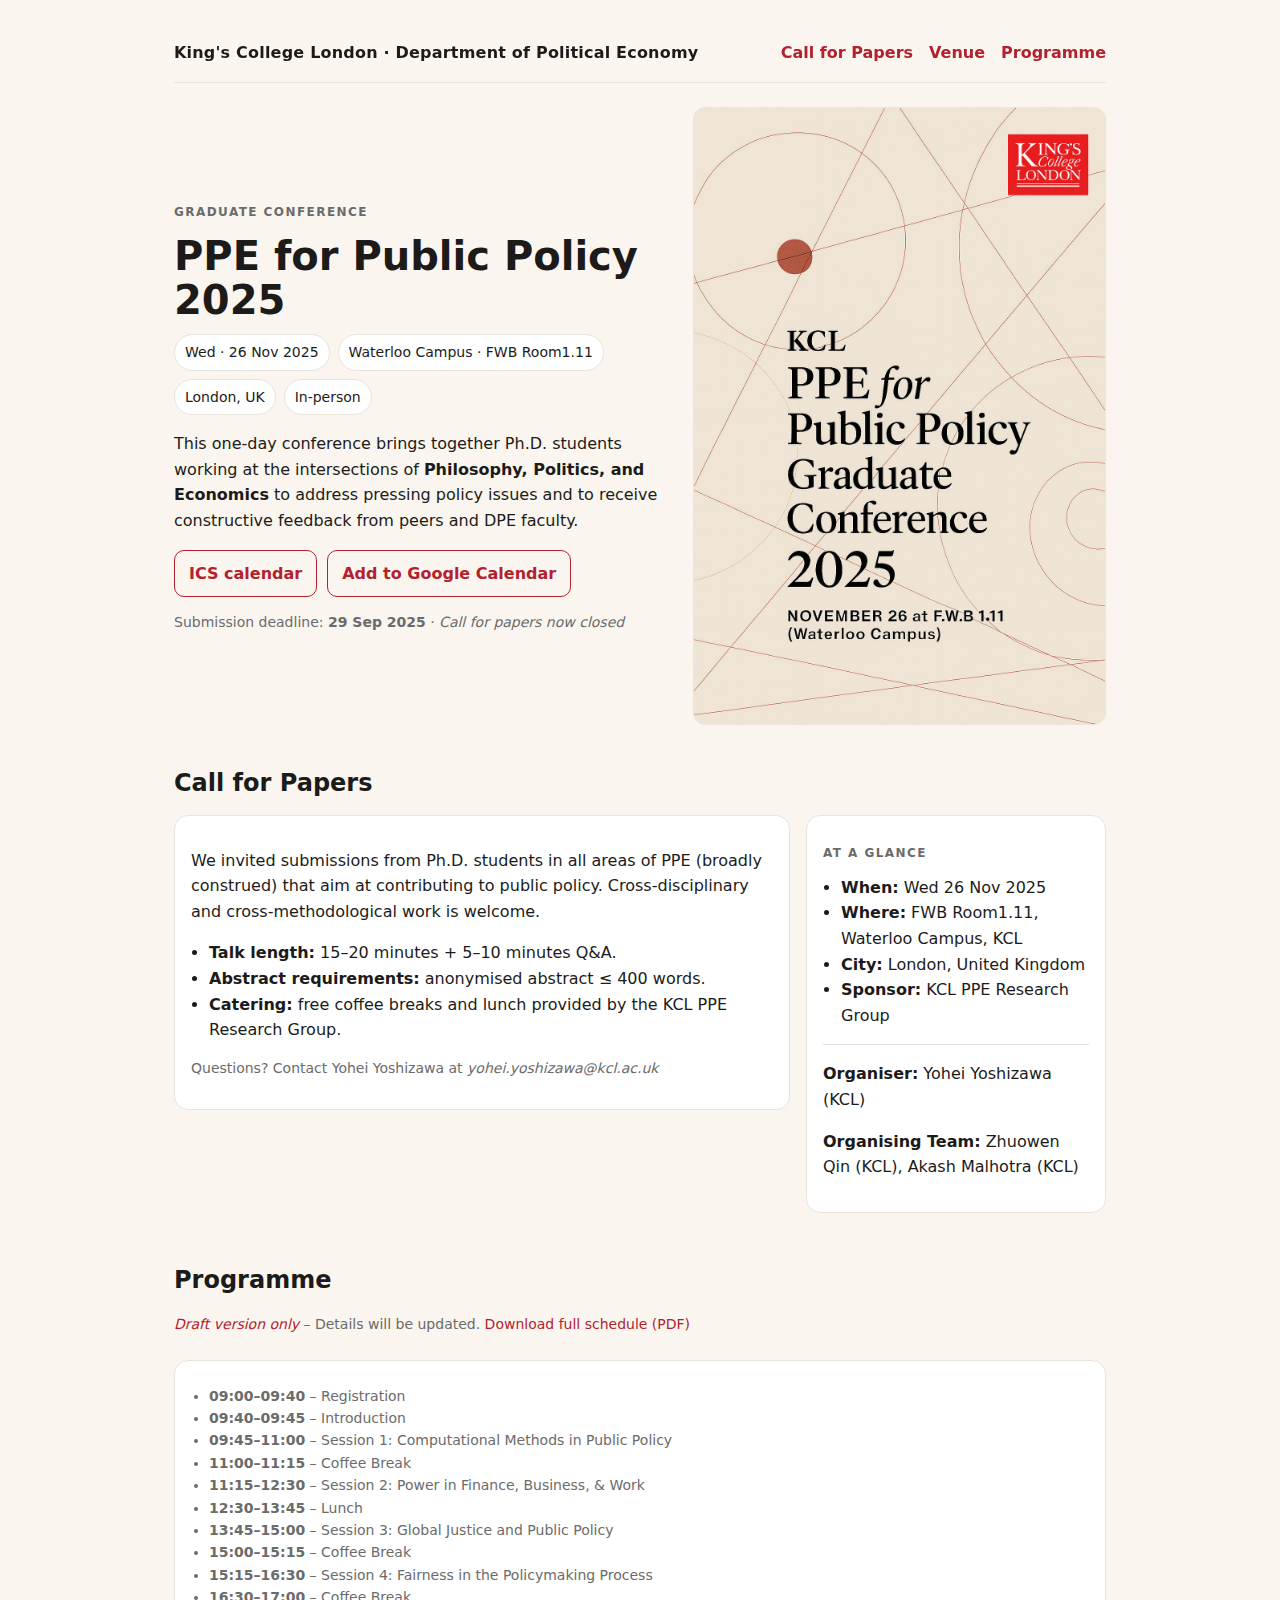
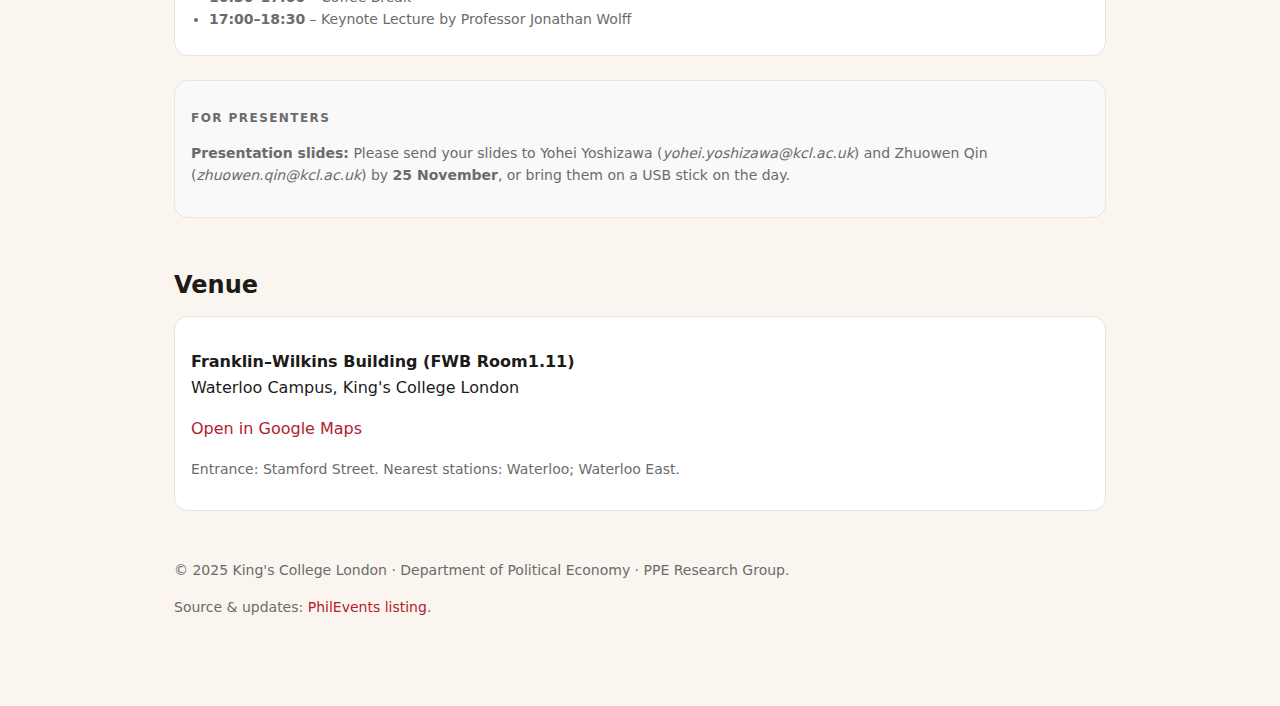
<file: index.html>
<!doctype html><html lang="en"><head>
<meta charset="utf-8"><meta name="viewport" content="width=device-width, initial-scale=1">
<title>KCL PPE for Public Policy Graduate Conference 2025</title>
<link rel="icon" href="data:image/svg+xml,%3Csvg xmlns='http://www.w3.org/2000/svg' viewBox='0 0 100 100'%3E%3Crect width='100' height='100' fill='%23b3212e'/%3E%3Ctext x='50' y='60' text-anchor='middle' font-size='60' font-family='serif' fill='white'%3EK%3C/text%3E%3C/svg%3E">
<link rel="stylesheet" href="styles.css">
<meta name="description" content="Graduate conference at King's College London on November 26, 2025. PPE for Public Policy.">
</head><body><div class="container">
<div class="nav"><div class="brand">King's College London · Department of Political Economy</div>
<nav><a href="#cfp">Call for Papers</a><a href="#venue">Venue</a><a href="#program">Programme</a></nav></div>
<header class="hero"><div>
<p class="kicker">Graduate Conference</p><h1>PPE for Public Policy 2025</h1>
<div class="badges"><span class="badge">Wed · 26 Nov 2025</span><span class="badge">Waterloo Campus · FWB Room1.11</span><span class="badge">London, UK</span><span class="badge">In-person</span></div>
<p>This one-day conference brings together Ph.D. students working at the intersections of <strong>Philosophy, Politics, and Economics</strong> to address pressing policy issues and to receive constructive feedback from peers and DPE faculty.</p>
<div class="cta">
  <a class="button secondary" href="event.ics" download>ICS calendar</a>
  <a class="button secondary" href="https://calendar.google.com/calendar/render?action=TEMPLATE&text=KCL%20PPE%20for%20Public%20Policy%20Graduate%20Conference%202025&dates=20251126T090000Z/20251126T180000Z&location=FWB%20111%2C%20Waterloo%20Campus%2C%20King%27s%20College%20London%2C%20London%2C%20UK&details=Graduate%20conference%20hosted%20by%20the%20Department%20of%20Political%20Economy%20%28KCL%29.%20See%20the%20programme%20and%20details%20on%20the%20website." target="_blank" rel="noopener">Add to Google Calendar</a>
</div>
<p class="small">Submission deadline: <strong>29 Sep 2025</strong> · <em>Call for papers now closed</em></p>
</div>
<div><img class="poster" src="poster.png" alt="Conference poster"></div>
</header>
<section id="cfp"><h2>Call for Papers</h2><div class="grid">
<div class="col-8"><div class="card">
<p>We invited submissions from Ph.D. students in all areas of PPE (broadly construed) that aim at contributing to public policy. Cross-disciplinary and cross-methodological work is welcome.</p>
<ul class="clean">
<li><strong>Talk length:</strong> 15–20 minutes + 5–10 minutes Q&A.</li>
<li><strong>Abstract requirements:</strong> anonymised abstract ≤ 400 words.</li>
<li><strong>Catering:</strong> free coffee breaks and lunch provided by the KCL PPE Research Group.</li>
</ul>
<p class="small">Questions? Contact Yohei Yoshizawa at <em>yohei.yoshizawa@kcl.ac.uk</em></p>
</div></div>
<div class="col-4"><div class="card"><p class="kicker">At a glance</p>
<ul class="clean">
<li><strong>When:</strong> Wed 26 Nov 2025</li>
<li><strong>Where:</strong> FWB Room1.11, Waterloo Campus, KCL</li>
<li><strong>City:</strong> London, United Kingdom</li>
<li><strong>Sponsor:</strong> KCL PPE Research Group</li>
</ul>
<p style="margin-top: 1rem; padding-top: 1rem; border-top: 1px solid #e0e0e0;"><strong>Organiser:</strong> Yohei Yoshizawa (KCL)</p>
<p style="margin-top: 0.5rem;"><strong>Organising Team:</strong> Zhuowen Qin (KCL), Akash Malhotra (KCL)</p>
</div></div></div></section>
<section id="program"><h2>Programme</h2>
<p class="small" style="margin-bottom: 1.5rem;"><em style="color: #b3212e;">Draft version only</em> – Details will be updated. <a href="https://raw.githubusercontent.com/kclppe4pp/kclppe4pp.github.io/main/Draft%20Schedule%20(PPE%20for%20Public%20Policy).pdf" target="_blank" rel="noopener">Download full schedule (PDF)</a></p>
<div class="card">
<ul class="clean small">
<li><strong>09:00–09:40</strong> – Registration</li>
<li><strong>09:40–09:45</strong> – Introduction</li>
<li><strong>09:45–11:00</strong> – Session 1: Computational Methods in Public Policy</li>
<li><strong>11:00–11:15</strong> – Coffee Break</li>
<li><strong>11:15–12:30</strong> – Session 2: Power in Finance, Business, & Work</li>
<li><strong>12:30–13:45</strong> – Lunch</li>
<li><strong>13:45–15:00</strong> – Session 3: Global Justice and Public Policy</li>
<li><strong>15:00–15:15</strong> – Coffee Break</li>
<li><strong>15:15–16:30</strong> – Session 4: Fairness in the Policymaking Process</li>
<li><strong>16:30–17:00</strong> – Coffee Break</li>
<li><strong>17:00–18:30</strong> – Keynote Lecture by Professor Jonathan Wolff</li>
</ul>
</div>
<div class="card" style="margin-top: 1.5rem; background-color: #f9f9f9;">
<p class="kicker">For Presenters</p>
<p class="small"><strong>Presentation slides:</strong> Please send your slides to Yohei Yoshizawa (<em>yohei.yoshizawa@kcl.ac.uk</em>) and Zhuowen Qin (<em>zhuowen.qin@kcl.ac.uk</em>) by <strong>25 November</strong>, or bring them on a USB stick on the day.</p>
</div>
</section>
<section id="venue"><h2>Venue</h2><div class="card">
<p><strong>Franklin–Wilkins Building (FWB Room1.11)</strong><br>Waterloo Campus, King's College London</p>
<p><a href="https://maps.app.goo.gl/h6C71Qb744jdhmEq5" target="_blank" rel="noopener">Open in Google Maps</a></p>
<p class="small">Entrance: Stamford Street. Nearest stations: Waterloo; Waterloo East.</p>
</div></section>
<footer class="footer small"><p>© 2025 King's College London · Department of Political Economy · PPE Research Group.</p>
<p>Source & updates: <a href="https://philevents.org/event/show/139106" target="_blank" rel="noopener">PhilEvents listing</a>.</p></footer>
</div></body></html>
</file>
<file: styles.css>
:root { --bg:#faf6ef; --ink:#1c1b1a; --muted:#6b6b6b; --accent:#b3212e; --card:#ffffff; }
*{box-sizing:border-box} html,body{margin:0;padding:0;background:var(--bg);color:var(--ink);font:16px/1.6 ui-sans-serif,system-ui,-apple-system,Segoe UI,Roboto,Helvetica,Arial}
a{color:var(--accent);text-decoration:none} a:hover{text-decoration:underline}
.container{max-width:980px;margin:0 auto;padding:24px} .nav{display:flex;gap:16px;align-items:center;justify-content:space-between;padding:16px 0;position:sticky;top:0;background:var(--bg);border-bottom:1px solid #e9e4dc;z-index:10}
.brand{font-weight:700;letter-spacing:.2px} nav a{margin-left:16px;font-weight:600}
.hero{display:grid;grid-template-columns:1.2fr 1fr;gap:24px;align-items:center;padding:24px 0 8px}
.hero h1{font-size:40px;line-height:1.1;margin:0 0 12px}
.badges{display:flex;flex-wrap:wrap;gap:8px;margin:8px 0 16px} .badge{background:var(--card);border:1px solid #e9e4dc;border-radius:999px;padding:6px 10px;font-size:14px}
.cta{display:flex;flex-wrap:wrap;gap:10px;margin-top:10px} .button{display:inline-block;padding:10px 14px;border-radius:10px;border:1px solid var(--accent);color:#fff;background:var(--accent);font-weight:700} .button.secondary{background:transparent;color:var(--accent)}
.card{background:var(--card);border:1px solid #e9e4dc;border-radius:14px;padding:16px} .grid{display:grid;grid-template-columns:repeat(12,1fr);gap:16px}
.col-4{grid-column:span 4} .col-6{grid-column:span 6} .col-8{grid-column:span 8} .col-12{grid-column:span 12}
section{padding:24px 0} h2{font-size:24px;margin:0 0 12px} .small{color:var(--muted);font-size:14px} .footer{margin:24px 0 64px;color:var(--muted)}
img.poster{width:100%;height:auto;border-radius:12px;border:1px solid #e9e4dc} ul.clean{padding-left:18px;margin:8px 0} .kicker{letter-spacing:.12em;text-transform:uppercase;font-size:12px;color:var(--muted);font-weight:700}
@media (max-width:880px){.hero{grid-template-columns:1fr}}
</file>
